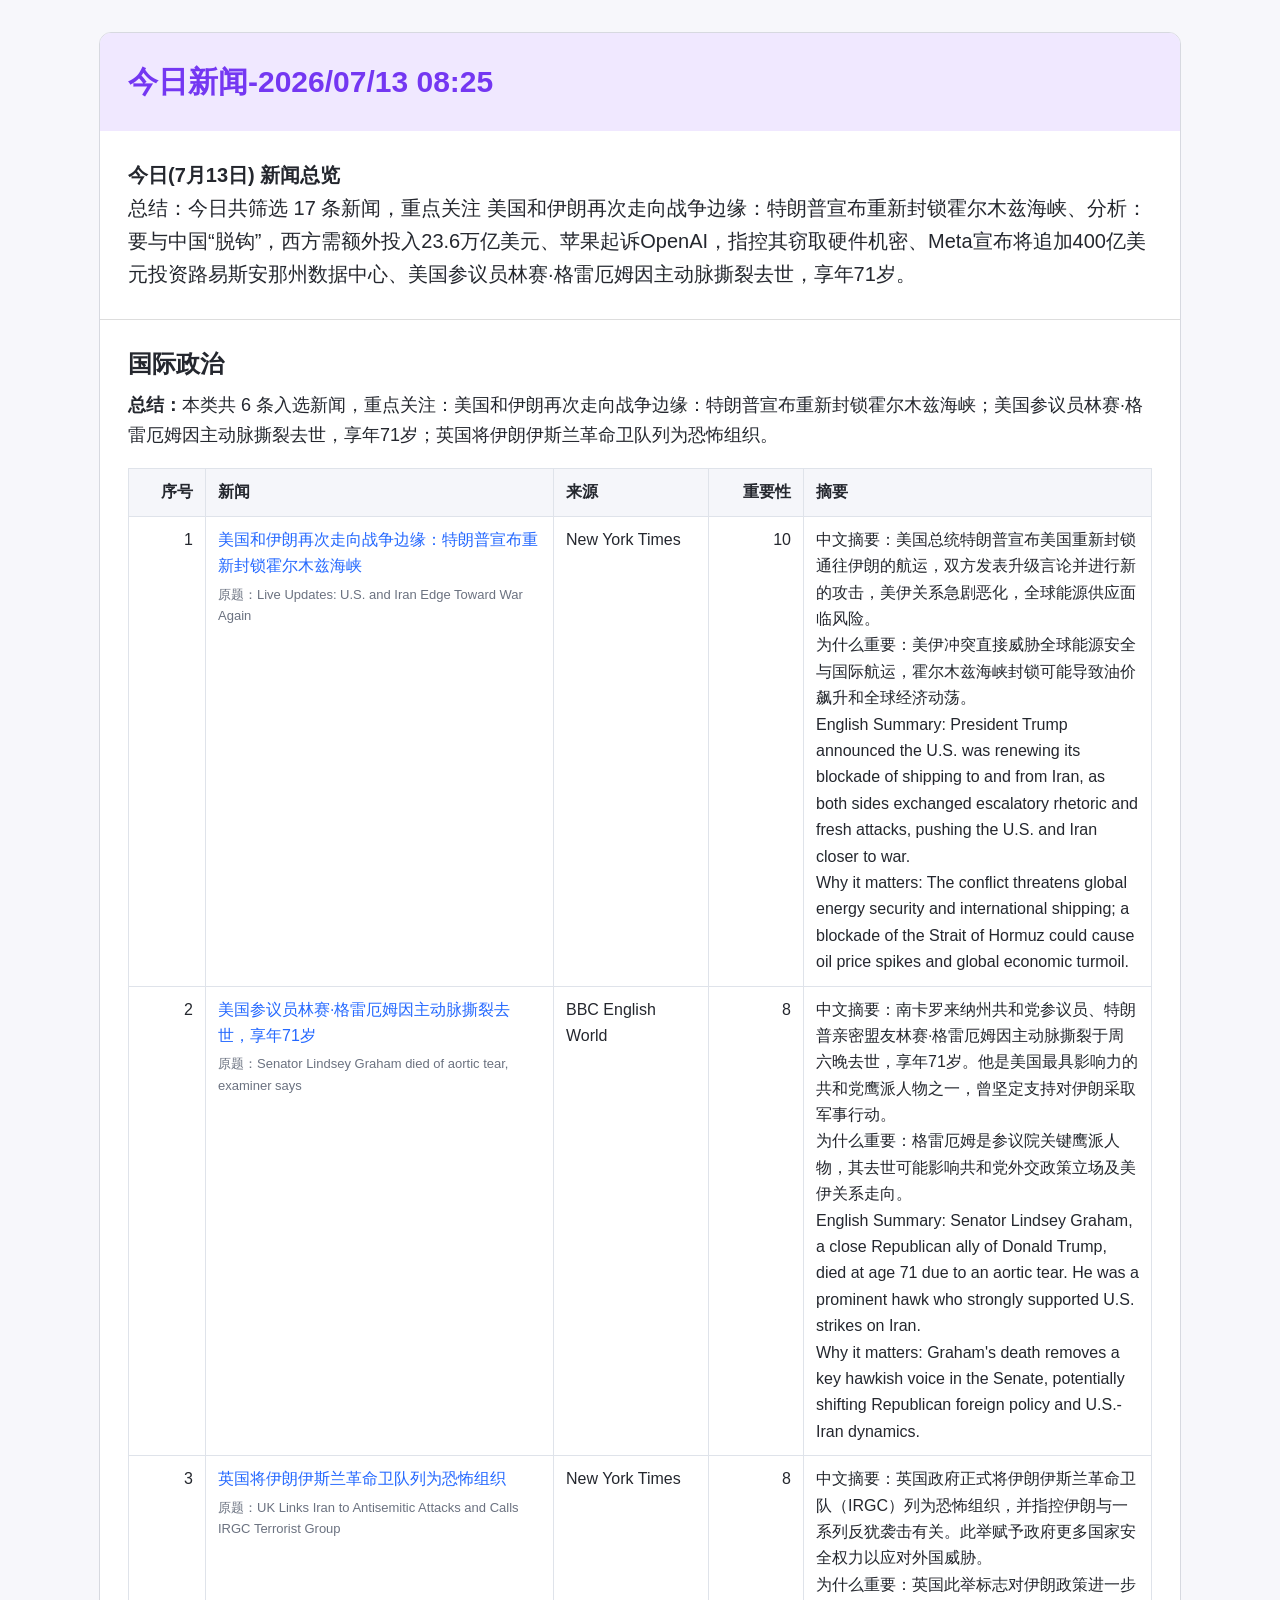
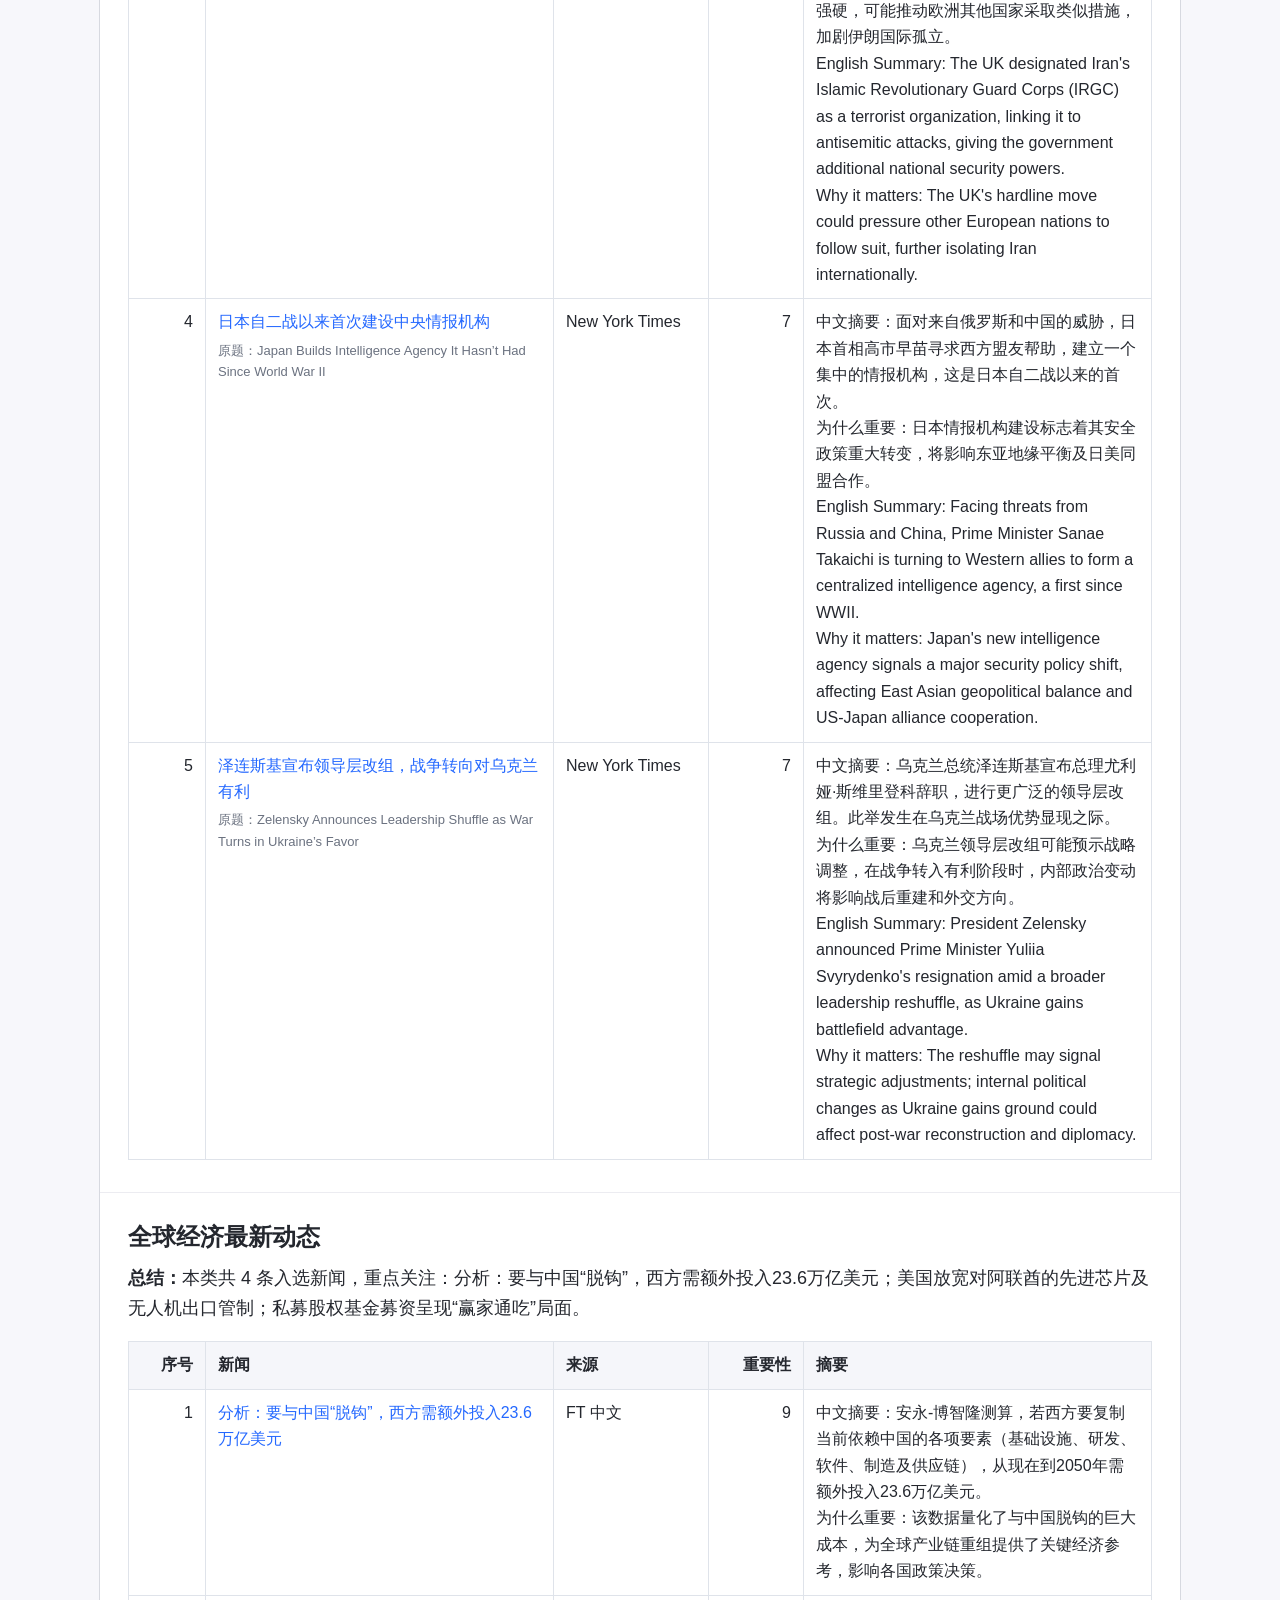
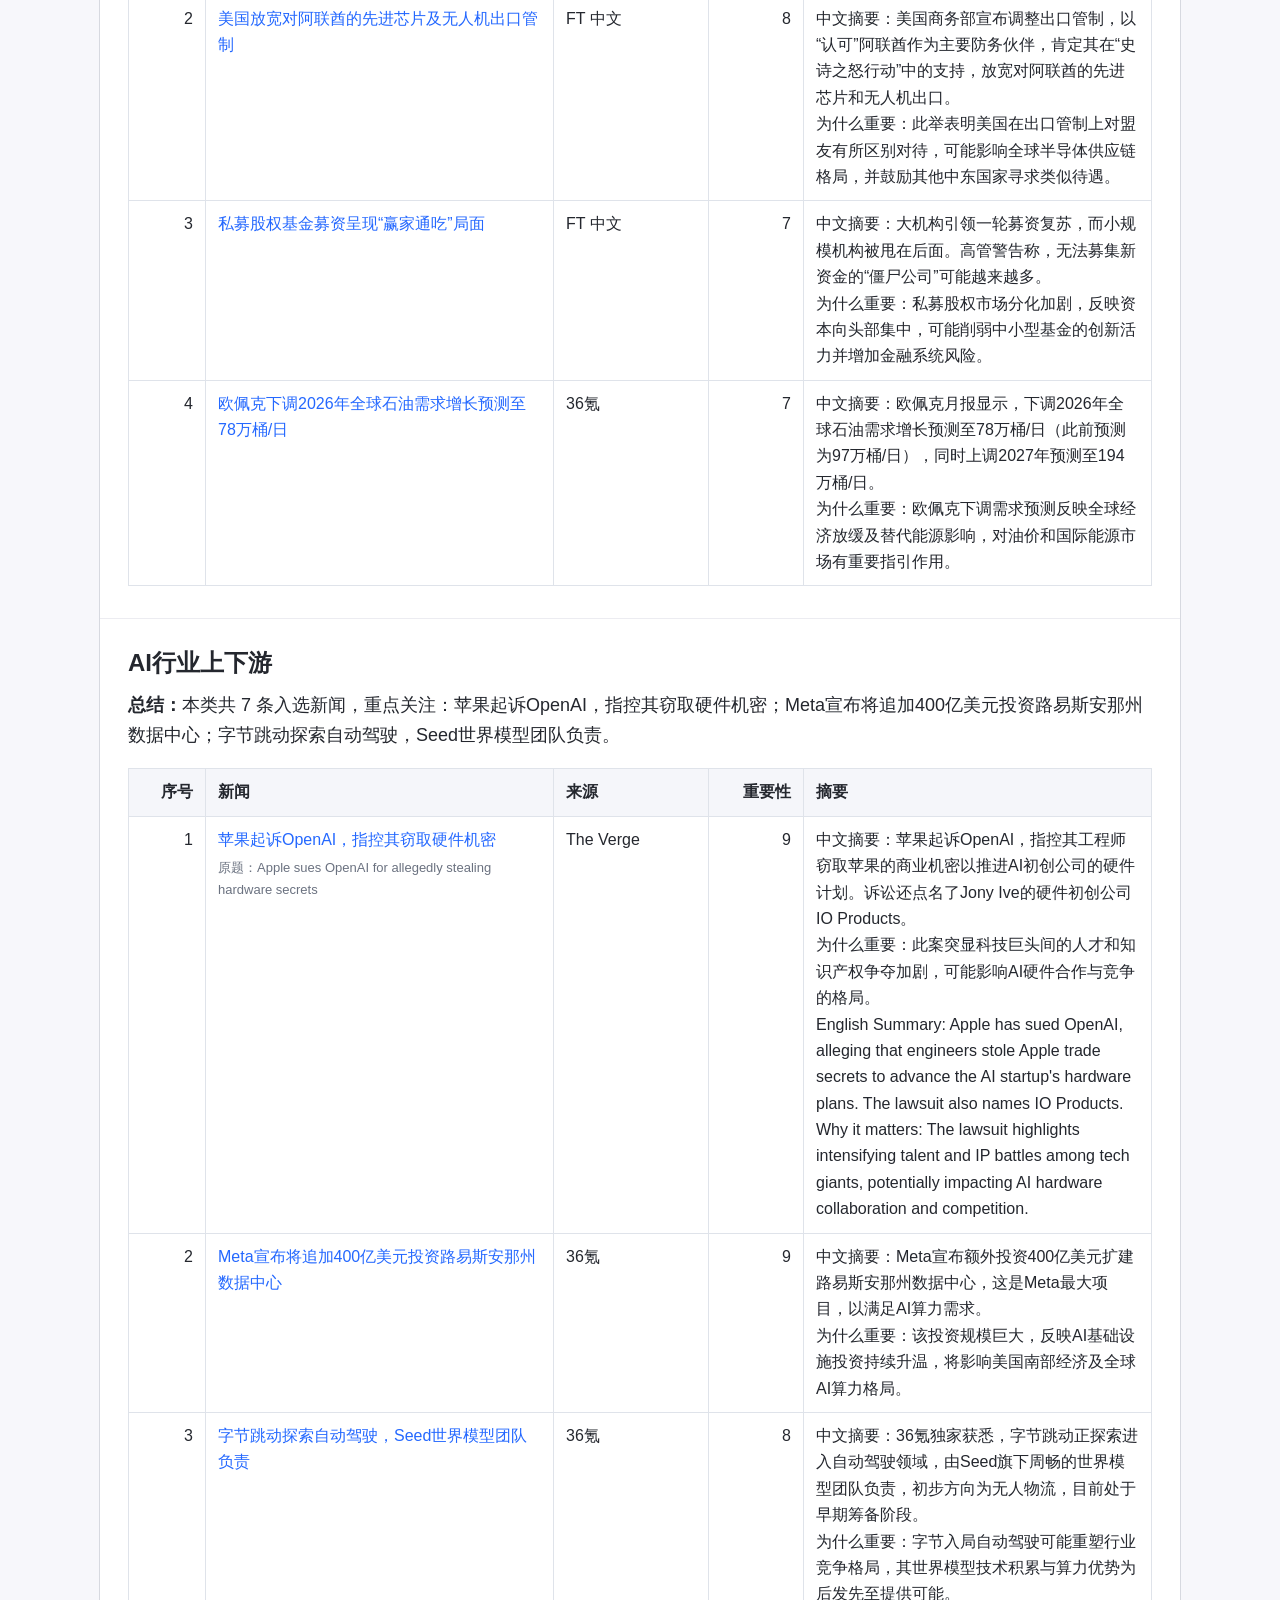
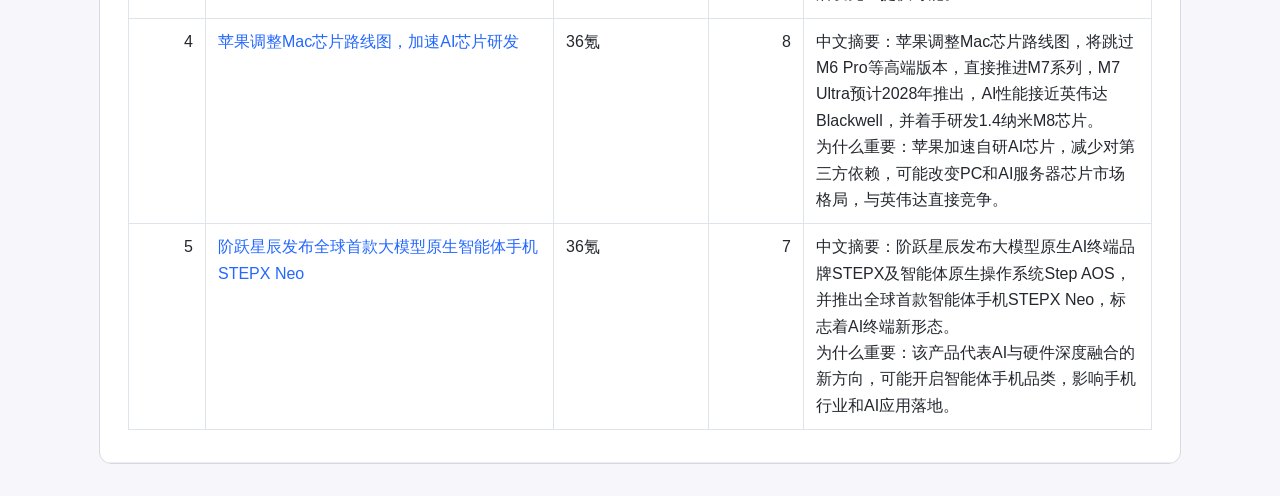
<file: reports/daily-digest-2026-07-13.html>
<!doctype html>
<html lang="zh-CN">
<head>
  <meta charset="utf-8">
  <meta name="viewport" content="width=device-width, initial-scale=1">
  <title>今日新闻-2026/07/13 08:25</title>
  <style>
    body { margin: 0; background: #f7f7fb; color: #24272e; font-family: -apple-system, BlinkMacSystemFont, 'Segoe UI', sans-serif; line-height: 1.65; }
    main { max-width: 1080px; margin: 32px auto; background: #fff; border: 1px solid #d7d9e0; border-radius: 12px; overflow: hidden; }
    header { background: #f0e8ff; padding: 24px 28px; }
    h1 { margin: 0; color: #7437f2; font-size: 30px; }
    .overview { padding: 28px; font-size: 20px; border-bottom: 1px solid #ddd; }
    section { padding: 24px 28px 32px; border-bottom: 1px solid #ececf1; }
    h2 { margin: 0 0 8px; font-size: 24px; }
    .summary { margin: 0 0 18px; font-size: 18px; }
    table { width: 100%; border-collapse: collapse; table-layout: fixed; }
    th, td { border: 1px solid #dfe3ea; padding: 10px 12px; vertical-align: top; }
    th { background: #f5f6fa; text-align: left; }
    th:nth-child(1), td:nth-child(1) { width: 52px; text-align: right; }
    th:nth-child(3), td:nth-child(3) { width: 130px; }
    th:nth-child(4), td:nth-child(4) { width: 70px; text-align: right; }
    a { color: #2468ff; text-decoration: none; }
    .original { color: #6b7280; font-size: 13px; margin-top: 4px; }
  </style>
</head>
<body>
  <main>
    <header><h1>今日新闻-2026/07/13 08:25</h1></header>
    <div class="overview"><strong>今日(7月13日) 新闻总览</strong><br>总结：今日共筛选 17 条新闻，重点关注 美国和伊朗再次走向战争边缘：特朗普宣布重新封锁霍尔木兹海峡、分析：要与中国“脱钩”，西方需额外投入23.6万亿美元、苹果起诉OpenAI，指控其窃取硬件机密、Meta宣布将追加400亿美元投资路易斯安那州数据中心、美国参议员林赛·格雷厄姆因主动脉撕裂去世，享年71岁。</div>
    
            <section>
              <h2>国际政治</h2>
              <p class="summary"><strong>总结：</strong>本类共 6 条入选新闻，重点关注：美国和伊朗再次走向战争边缘：特朗普宣布重新封锁霍尔木兹海峡；美国参议员林赛·格雷厄姆因主动脉撕裂去世，享年71岁；英国将伊朗伊斯兰革命卫队列为恐怖组织。</p>
              <table>
                <thead><tr><th>序号</th><th>新闻</th><th>来源</th><th>重要性</th><th>摘要</th></tr></thead>
                <tbody><tr><td>1</td><td><a href="https://www.nytimes.com/live/2026/07/13/world/iran-war-us-trump-hormuz">美国和伊朗再次走向战争边缘：特朗普宣布重新封锁霍尔木兹海峡</a><div class="original">原题：Live Updates: U.S. and Iran Edge Toward War Again</div></td><td>New York Times</td><td>10</td><td>中文摘要：美国总统特朗普宣布美国重新封锁通往伊朗的航运，双方发表升级言论并进行新的攻击，美伊关系急剧恶化，全球能源供应面临风险。<br>为什么重要：美伊冲突直接威胁全球能源安全与国际航运，霍尔木兹海峡封锁可能导致油价飙升和全球经济动荡。<br>English Summary: President Trump announced the U.S. was renewing its blockade of shipping to and from Iran, as both sides exchanged escalatory rhetoric and fresh attacks, pushing the U.S. and Iran closer to war.<br>Why it matters: The conflict threatens global energy security and international shipping; a blockade of the Strait of Hormuz could cause oil price spikes and global economic turmoil.</td></tr><tr><td>2</td><td><a href="https://www.bbc.co.uk/news/articles/cn75083d472o">美国参议员林赛·格雷厄姆因主动脉撕裂去世，享年71岁</a><div class="original">原题：Senator Lindsey Graham died of aortic tear, examiner says</div></td><td>BBC English World</td><td>8</td><td>中文摘要：南卡罗来纳州共和党参议员、特朗普亲密盟友林赛·格雷厄姆因主动脉撕裂于周六晚去世，享年71岁。他是美国最具影响力的共和党鹰派人物之一，曾坚定支持对伊朗采取军事行动。<br>为什么重要：格雷厄姆是参议院关键鹰派人物，其去世可能影响共和党外交政策立场及美伊关系走向。<br>English Summary: Senator Lindsey Graham, a close Republican ally of Donald Trump, died at age 71 due to an aortic tear. He was a prominent hawk who strongly supported U.S. strikes on Iran.<br>Why it matters: Graham's death removes a key hawkish voice in the Senate, potentially shifting Republican foreign policy and U.S.-Iran dynamics.</td></tr><tr><td>3</td><td><a href="https://www.nytimes.com/2026/07/13/world/europe/uk-iran-irgc-terrorist-antisemitic-attacks.html">英国将伊朗伊斯兰革命卫队列为恐怖组织</a><div class="original">原题：UK Links Iran to Antisemitic Attacks and Calls IRGC Terrorist Group</div></td><td>New York Times</td><td>8</td><td>中文摘要：英国政府正式将伊朗伊斯兰革命卫队（IRGC）列为恐怖组织，并指控伊朗与一系列反犹袭击有关。此举赋予政府更多国家安全权力以应对外国威胁。<br>为什么重要：英国此举标志对伊朗政策进一步强硬，可能推动欧洲其他国家采取类似措施，加剧伊朗国际孤立。<br>English Summary: The UK designated Iran's Islamic Revolutionary Guard Corps (IRGC) as a terrorist organization, linking it to antisemitic attacks, giving the government additional national security powers.<br>Why it matters: The UK's hardline move could pressure other European nations to follow suit, further isolating Iran internationally.</td></tr><tr><td>4</td><td><a href="https://www.nytimes.com/2026/07/13/world/asia/japan-intelligence-agency.html">日本自二战以来首次建设中央情报机构</a><div class="original">原题：Japan Builds Intelligence Agency It Hasn’t Had Since World War II</div></td><td>New York Times</td><td>7</td><td>中文摘要：面对来自俄罗斯和中国的威胁，日本首相高市早苗寻求西方盟友帮助，建立一个集中的情报机构，这是日本自二战以来的首次。<br>为什么重要：日本情报机构建设标志着其安全政策重大转变，将影响东亚地缘平衡及日美同盟合作。<br>English Summary: Facing threats from Russia and China, Prime Minister Sanae Takaichi is turning to Western allies to form a centralized intelligence agency, a first since WWII.<br>Why it matters: Japan's new intelligence agency signals a major security policy shift, affecting East Asian geopolitical balance and US-Japan alliance cooperation.</td></tr><tr><td>5</td><td><a href="https://www.nytimes.com/2026/07/12/world/europe/ukraine-zelensky-leadership.html">泽连斯基宣布领导层改组，战争转向对乌克兰有利</a><div class="original">原题：Zelensky Announces Leadership Shuffle as War Turns in Ukraine’s Favor</div></td><td>New York Times</td><td>7</td><td>中文摘要：乌克兰总统泽连斯基宣布总理尤利娅·斯维里登科辞职，进行更广泛的领导层改组。此举发生在乌克兰战场优势显现之际。<br>为什么重要：乌克兰领导层改组可能预示战略调整，在战争转入有利阶段时，内部政治变动将影响战后重建和外交方向。<br>English Summary: President Zelensky announced Prime Minister Yuliia Svyrydenko's resignation amid a broader leadership reshuffle, as Ukraine gains battlefield advantage.<br>Why it matters: The reshuffle may signal strategic adjustments; internal political changes as Ukraine gains ground could affect post-war reconstruction and diplomacy.</td></tr></tbody>
              </table>
            </section>
            
            <section>
              <h2>全球经济最新动态</h2>
              <p class="summary"><strong>总结：</strong>本类共 4 条入选新闻，重点关注：分析：要与中国“脱钩”，西方需额外投入23.6万亿美元；美国放宽对阿联酋的先进芯片及无人机出口管制；私募股权基金募资呈现“赢家通吃”局面。</p>
              <table>
                <thead><tr><th>序号</th><th>新闻</th><th>来源</th><th>重要性</th><th>摘要</th></tr></thead>
                <tbody><tr><td>1</td><td><a href="https://www.ftchinese.com/story/001110299">分析：要与中国“脱钩”，西方需额外投入23.6万亿美元</a></td><td>FT 中文</td><td>9</td><td>中文摘要：安永-博智隆测算，若西方要复制当前依赖中国的各项要素（基础设施、研发、软件、制造及供应链），从现在到2050年需额外投入23.6万亿美元。<br>为什么重要：该数据量化了与中国脱钩的巨大成本，为全球产业链重组提供了关键经济参考，影响各国政策决策。</td></tr><tr><td>2</td><td><a href="https://www.ftchinese.com/story/001110291">美国放宽对阿联酋的先进芯片及无人机出口管制</a></td><td>FT 中文</td><td>8</td><td>中文摘要：美国商务部宣布调整出口管制，以“认可”阿联酋作为主要防务伙伴，肯定其在“史诗之怒行动”中的支持，放宽对阿联酋的先进芯片和无人机出口。<br>为什么重要：此举表明美国在出口管制上对盟友有所区别对待，可能影响全球半导体供应链格局，并鼓励其他中东国家寻求类似待遇。</td></tr><tr><td>3</td><td><a href="https://www.ftchinese.com/story/001110294">私募股权基金募资呈现“赢家通吃”局面</a></td><td>FT 中文</td><td>7</td><td>中文摘要：大机构引领一轮募资复苏，而小规模机构被甩在后面。高管警告称，无法募集新资金的“僵尸公司”可能越来越多。<br>为什么重要：私募股权市场分化加剧，反映资本向头部集中，可能削弱中小型基金的创新活力并增加金融系统风险。</td></tr><tr><td>4</td><td><a href="https://36kr.com/newsflashes/3894024105753857">欧佩克下调2026年全球石油需求增长预测至78万桶/日</a></td><td>36氪</td><td>7</td><td>中文摘要：欧佩克月报显示，下调2026年全球石油需求增长预测至78万桶/日（此前预测为97万桶/日），同时上调2027年预测至194万桶/日。<br>为什么重要：欧佩克下调需求预测反映全球经济放缓及替代能源影响，对油价和国际能源市场有重要指引作用。</td></tr></tbody>
              </table>
            </section>
            
            <section>
              <h2>AI行业上下游</h2>
              <p class="summary"><strong>总结：</strong>本类共 7 条入选新闻，重点关注：苹果起诉OpenAI，指控其窃取硬件机密；Meta宣布将追加400亿美元投资路易斯安那州数据中心；字节跳动探索自动驾驶，Seed世界模型团队负责。</p>
              <table>
                <thead><tr><th>序号</th><th>新闻</th><th>来源</th><th>重要性</th><th>摘要</th></tr></thead>
                <tbody><tr><td>1</td><td><a href="https://www.theverge.com/tech/964350/apple-openai-lawsuit-trade-secrets">苹果起诉OpenAI，指控其窃取硬件机密</a><div class="original">原题：Apple sues OpenAI for allegedly stealing hardware secrets</div></td><td>The Verge</td><td>9</td><td>中文摘要：苹果起诉OpenAI，指控其工程师窃取苹果的商业机密以推进AI初创公司的硬件计划。诉讼还点名了Jony Ive的硬件初创公司IO Products。<br>为什么重要：此案突显科技巨头间的人才和知识产权争夺加剧，可能影响AI硬件合作与竞争的格局。<br>English Summary: Apple has sued OpenAI, alleging that engineers stole Apple trade secrets to advance the AI startup's hardware plans. The lawsuit also names IO Products.<br>Why it matters: The lawsuit highlights intensifying talent and IP battles among tech giants, potentially impacting AI hardware collaboration and competition.</td></tr><tr><td>2</td><td><a href="https://36kr.com/p/3893943402707460?f=rss">Meta宣布将追加400亿美元投资路易斯安那州数据中心</a></td><td>36氪</td><td>9</td><td>中文摘要：Meta宣布额外投资400亿美元扩建路易斯安那州数据中心，这是Meta最大项目，以满足AI算力需求。<br>为什么重要：该投资规模巨大，反映AI基础设施投资持续升温，将影响美国南部经济及全球AI算力格局。</td></tr><tr><td>3</td><td><a href="https://36kr.com/p/3893815451417347?f=rss">字节跳动探索自动驾驶，Seed世界模型团队负责</a></td><td>36氪</td><td>8</td><td>中文摘要：36氪独家获悉，字节跳动正探索进入自动驾驶领域，由Seed旗下周畅的世界模型团队负责，初步方向为无人物流，目前处于早期筹备阶段。<br>为什么重要：字节入局自动驾驶可能重塑行业竞争格局，其世界模型技术积累与算力优势为后发先至提供可能。</td></tr><tr><td>4</td><td><a href="https://36kr.com/newsflashes/3894068327759108?f=rss">苹果调整Mac芯片路线图，加速AI芯片研发</a></td><td>36氪</td><td>8</td><td>中文摘要：苹果调整Mac芯片路线图，将跳过M6 Pro等高端版本，直接推进M7系列，M7 Ultra预计2028年推出，AI性能接近英伟达Blackwell，并着手研发1.4纳米M8芯片。<br>为什么重要：苹果加速自研AI芯片，减少对第三方依赖，可能改变PC和AI服务器芯片市场格局，与英伟达直接竞争。</td></tr><tr><td>5</td><td><a href="https://36kr.com/newsflashes/3894017412726018?f=rss">阶跃星辰发布全球首款大模型原生智能体手机STEPX Neo</a></td><td>36氪</td><td>7</td><td>中文摘要：阶跃星辰发布大模型原生AI终端品牌STEPX及智能体原生操作系统Step AOS，并推出全球首款智能体手机STEPX Neo，标志着AI终端新形态。<br>为什么重要：该产品代表AI与硬件深度融合的新方向，可能开启智能体手机品类，影响手机行业和AI应用落地。</td></tr></tbody>
              </table>
            </section>
            
  </main>
</body>
</html>
</file>
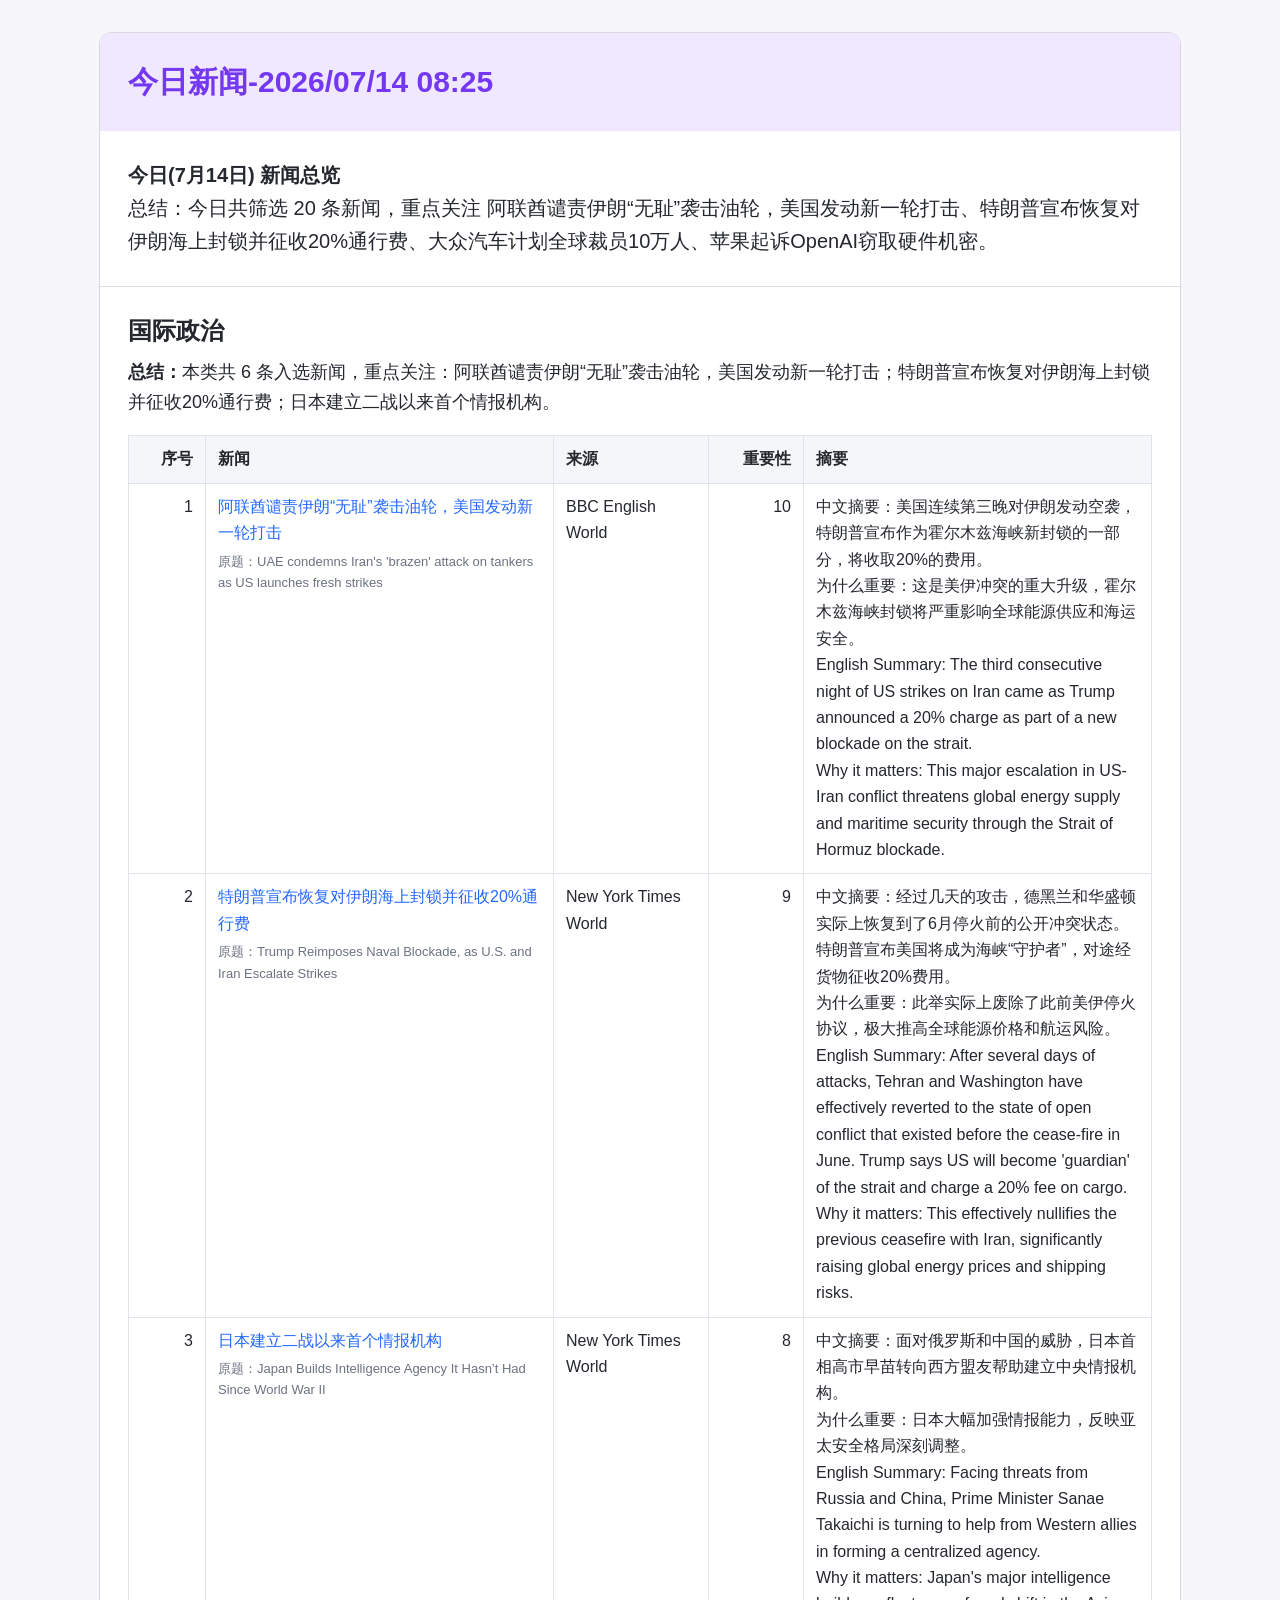
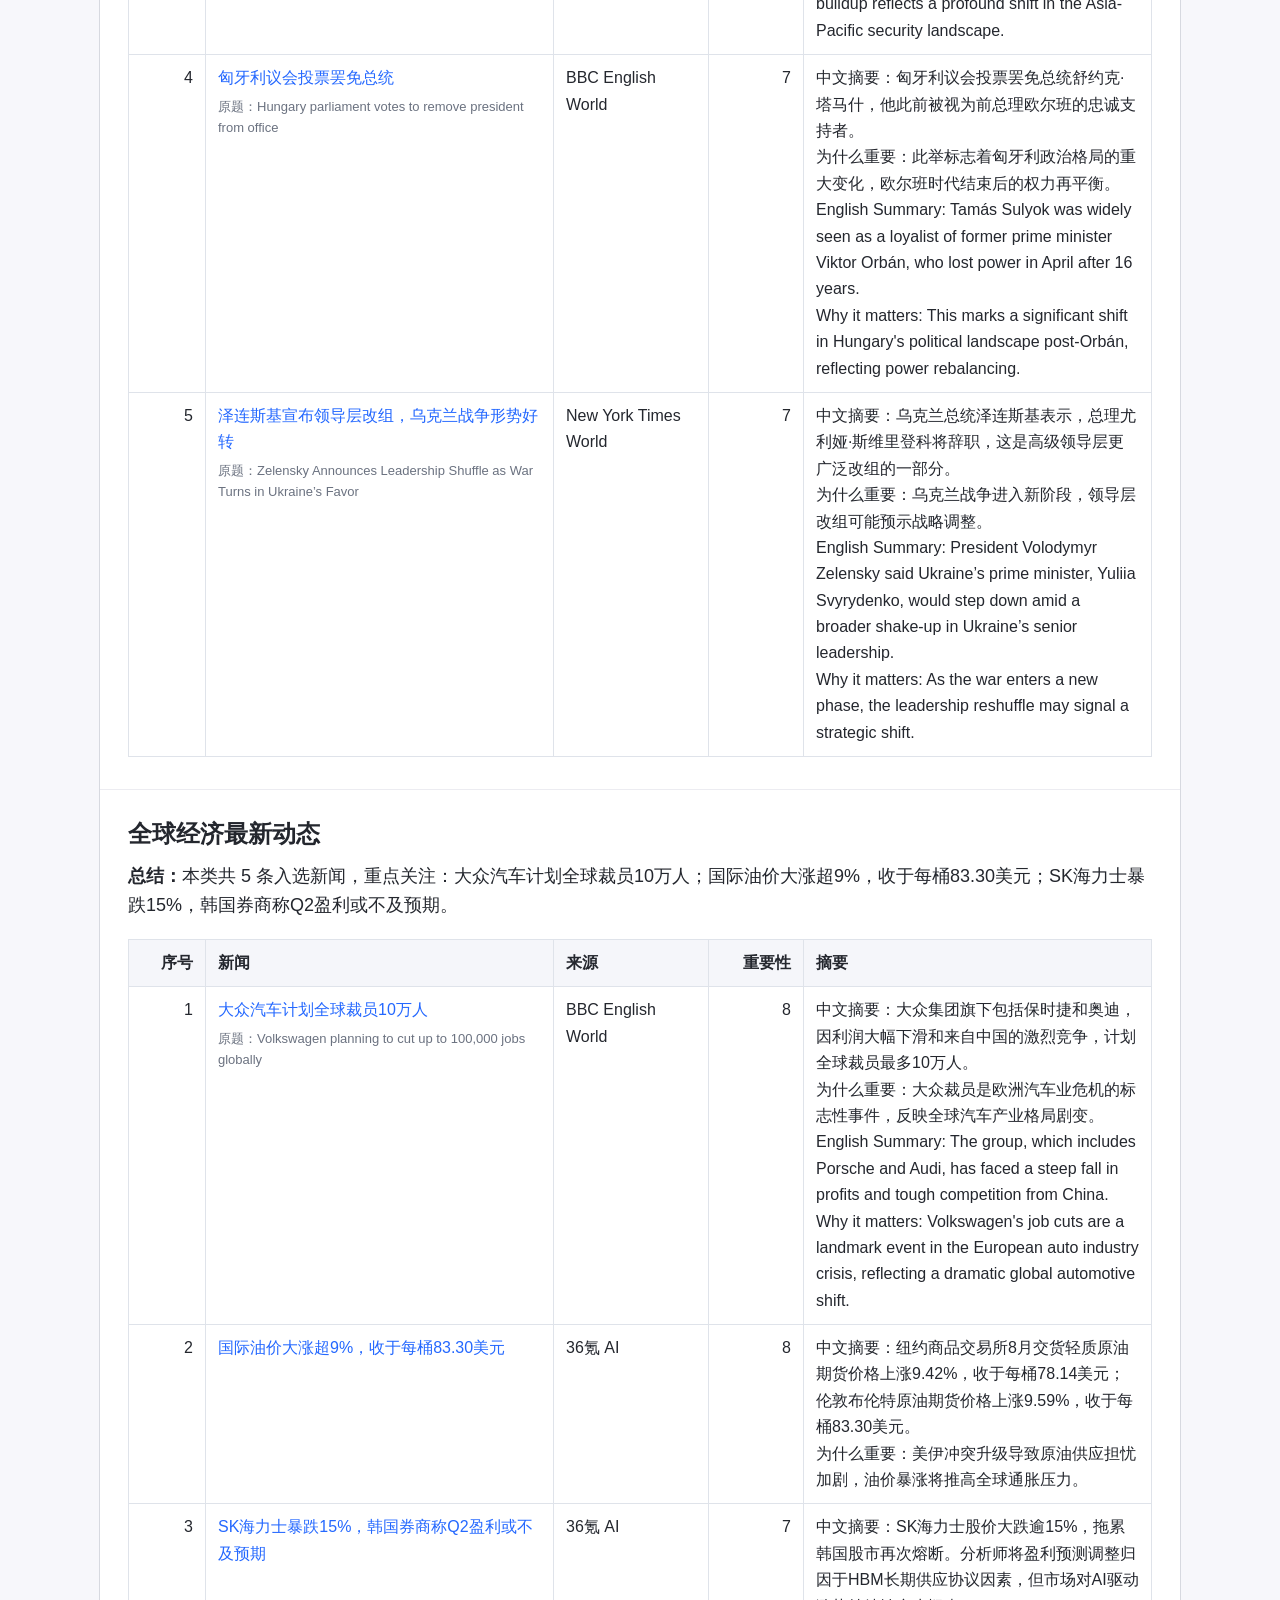
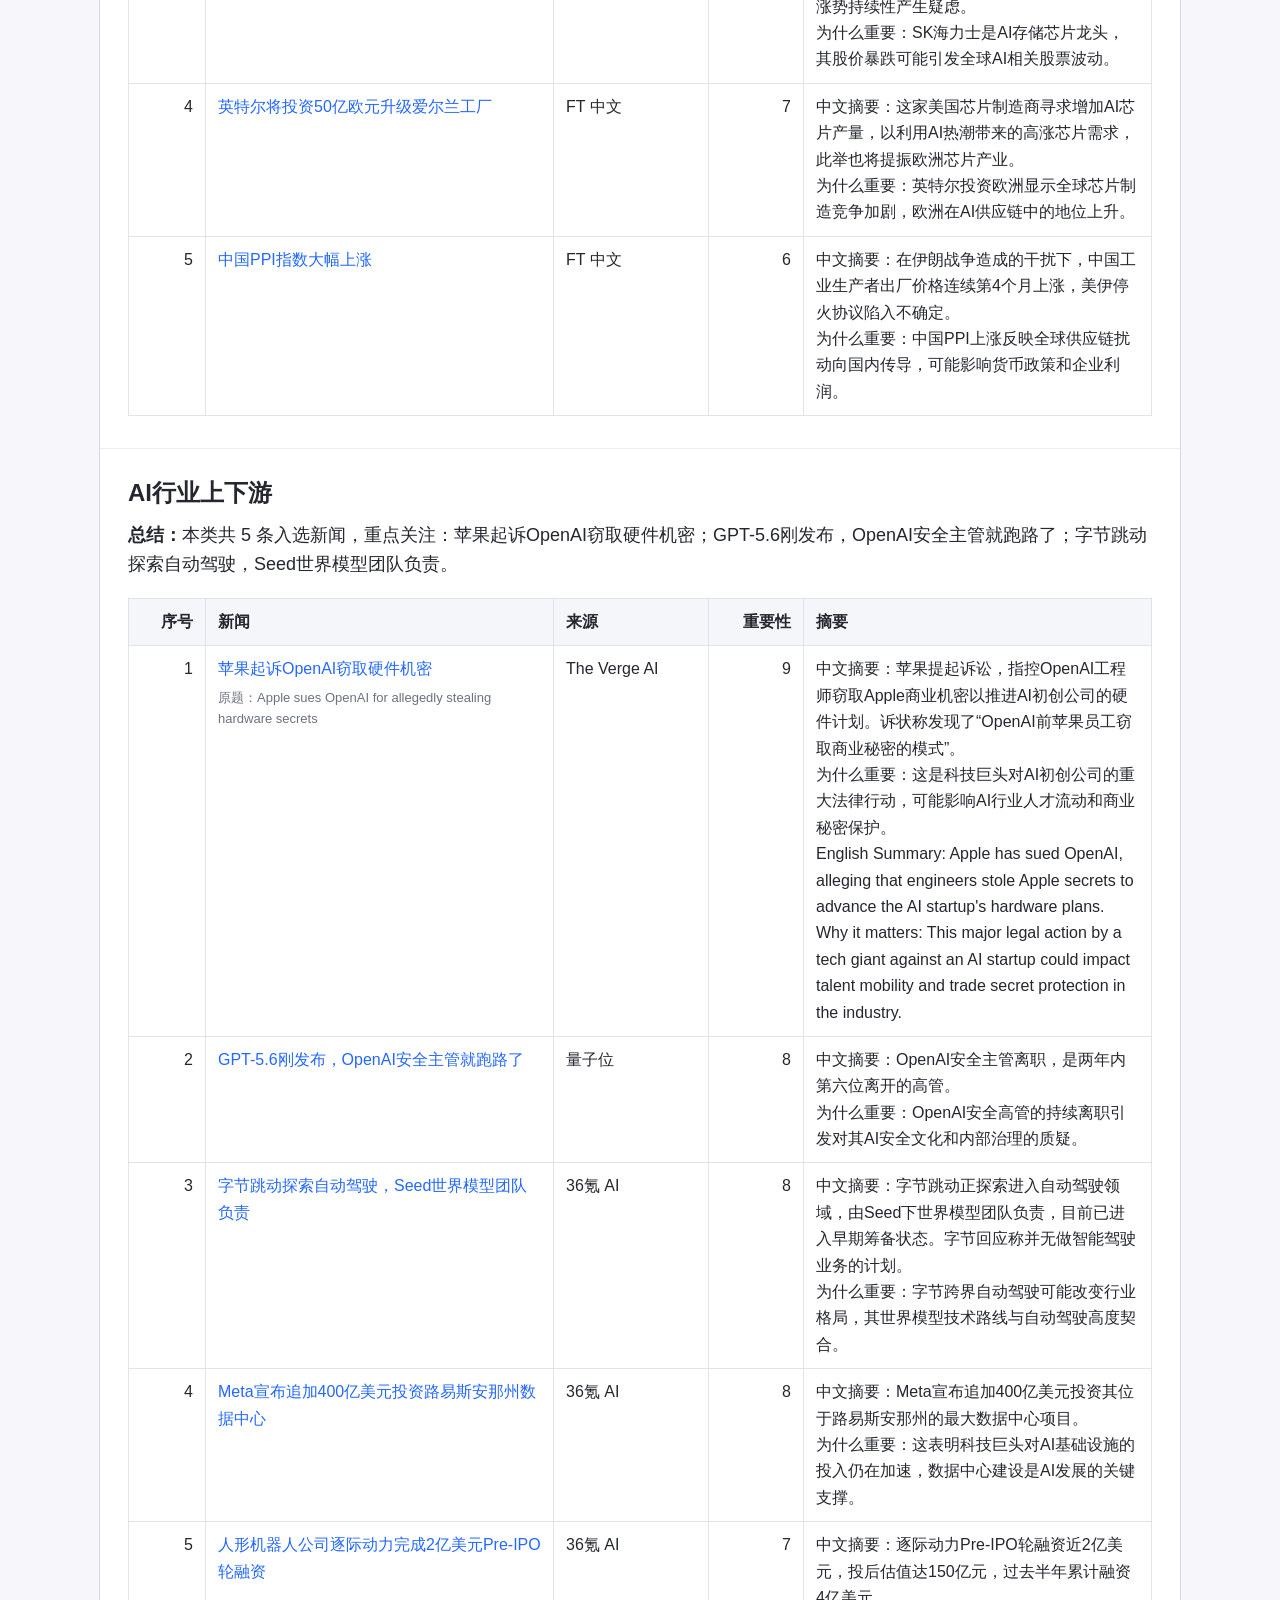
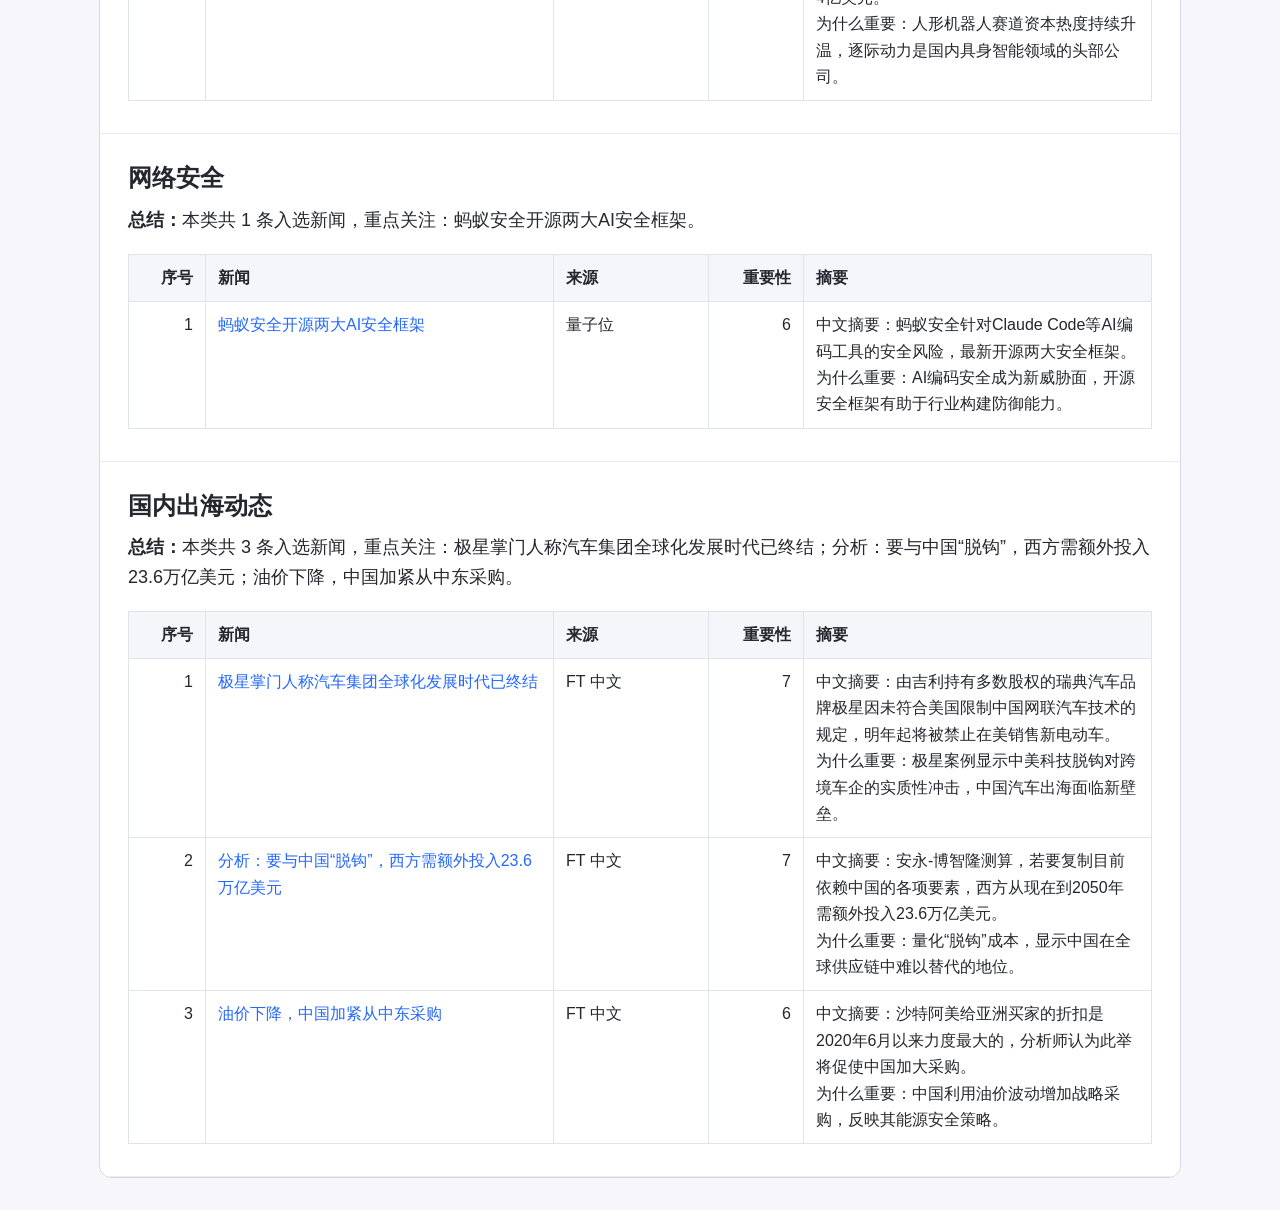
<file: reports/daily-digest-2026-07-14.html>
<!doctype html>
<html lang="zh-CN">
<head>
  <meta charset="utf-8">
  <meta name="viewport" content="width=device-width, initial-scale=1">
  <title>今日新闻-2026/07/14 08:25</title>
  <style>
    body { margin: 0; background: #f7f7fb; color: #24272e; font-family: -apple-system, BlinkMacSystemFont, 'Segoe UI', sans-serif; line-height: 1.65; }
    main { max-width: 1080px; margin: 32px auto; background: #fff; border: 1px solid #d7d9e0; border-radius: 12px; overflow: hidden; }
    header { background: #f0e8ff; padding: 24px 28px; }
    h1 { margin: 0; color: #7437f2; font-size: 30px; }
    .overview { padding: 28px; font-size: 20px; border-bottom: 1px solid #ddd; }
    section { padding: 24px 28px 32px; border-bottom: 1px solid #ececf1; }
    h2 { margin: 0 0 8px; font-size: 24px; }
    .summary { margin: 0 0 18px; font-size: 18px; }
    table { width: 100%; border-collapse: collapse; table-layout: fixed; }
    th, td { border: 1px solid #dfe3ea; padding: 10px 12px; vertical-align: top; }
    th { background: #f5f6fa; text-align: left; }
    th:nth-child(1), td:nth-child(1) { width: 52px; text-align: right; }
    th:nth-child(3), td:nth-child(3) { width: 130px; }
    th:nth-child(4), td:nth-child(4) { width: 70px; text-align: right; }
    a { color: #2468ff; text-decoration: none; }
    .original { color: #6b7280; font-size: 13px; margin-top: 4px; }
  </style>
</head>
<body>
  <main>
    <header><h1>今日新闻-2026/07/14 08:25</h1></header>
    <div class="overview"><strong>今日(7月14日) 新闻总览</strong><br>总结：今日共筛选 20 条新闻，重点关注 阿联酋谴责伊朗“无耻”袭击油轮，美国发动新一轮打击、特朗普宣布恢复对伊朗海上封锁并征收20%通行费、大众汽车计划全球裁员10万人、苹果起诉OpenAI窃取硬件机密。</div>
    
            <section>
              <h2>国际政治</h2>
              <p class="summary"><strong>总结：</strong>本类共 6 条入选新闻，重点关注：阿联酋谴责伊朗“无耻”袭击油轮，美国发动新一轮打击；特朗普宣布恢复对伊朗海上封锁并征收20%通行费；日本建立二战以来首个情报机构。</p>
              <table>
                <thead><tr><th>序号</th><th>新闻</th><th>来源</th><th>重要性</th><th>摘要</th></tr></thead>
                <tbody><tr><td>1</td><td><a href="https://www.bbc.co.uk/news/articles/c8d2vn38dy1o?at_medium=RSS&amp;at_campaign=rss">阿联酋谴责伊朗“无耻”袭击油轮，美国发动新一轮打击</a><div class="original">原题：UAE condemns Iran&#x27;s &#x27;brazen&#x27; attack on tankers as US launches fresh strikes</div></td><td>BBC English World</td><td>10</td><td>中文摘要：美国连续第三晚对伊朗发动空袭，特朗普宣布作为霍尔木兹海峡新封锁的一部分，将收取20%的费用。<br>为什么重要：这是美伊冲突的重大升级，霍尔木兹海峡封锁将严重影响全球能源供应和海运安全。<br>English Summary: The third consecutive night of US strikes on Iran came as Trump announced a 20% charge as part of a new blockade on the strait.<br>Why it matters: This major escalation in US-Iran conflict threatens global energy supply and maritime security through the Strait of Hormuz blockade.</td></tr><tr><td>2</td><td><a href="https://www.nytimes.com/2026/07/13/world/middleeast/trump-iran-naval-blockade-strikes.html">特朗普宣布恢复对伊朗海上封锁并征收20%通行费</a><div class="original">原题：Trump Reimposes Naval Blockade, as U.S. and Iran Escalate Strikes</div></td><td>New York Times World</td><td>9</td><td>中文摘要：经过几天的攻击，德黑兰和华盛顿实际上恢复到了6月停火前的公开冲突状态。特朗普宣布美国将成为海峡“守护者”，对途经货物征收20%费用。<br>为什么重要：此举实际上废除了此前美伊停火协议，极大推高全球能源价格和航运风险。<br>English Summary: After several days of attacks, Tehran and Washington have effectively reverted to the state of open conflict that existed before the cease-fire in June. Trump says US will become 'guardian' of the strait and charge a 20% fee on cargo.<br>Why it matters: This effectively nullifies the previous ceasefire with Iran, significantly raising global energy prices and shipping risks.</td></tr><tr><td>3</td><td><a href="https://www.nytimes.com/2026/07/13/world/asia/japan-intelligence-agency.html">日本建立二战以来首个情报机构</a><div class="original">原题：Japan Builds Intelligence Agency It Hasn’t Had Since World War II</div></td><td>New York Times World</td><td>8</td><td>中文摘要：面对俄罗斯和中国的威胁，日本首相高市早苗转向西方盟友帮助建立中央情报机构。<br>为什么重要：日本大幅加强情报能力，反映亚太安全格局深刻调整。<br>English Summary: Facing threats from Russia and China, Prime Minister Sanae Takaichi is turning to help from Western allies in forming a centralized agency.<br>Why it matters: Japan's major intelligence buildup reflects a profound shift in the Asia-Pacific security landscape.</td></tr><tr><td>4</td><td><a href="https://www.bbc.co.uk/news/articles/cp8r002gdevo?at_medium=RSS&amp;at_campaign=rss">匈牙利议会投票罢免总统</a><div class="original">原题：Hungary parliament votes to remove president from office</div></td><td>BBC English World</td><td>7</td><td>中文摘要：匈牙利议会投票罢免总统舒约克·塔马什，他此前被视为前总理欧尔班的忠诚支持者。<br>为什么重要：此举标志着匈牙利政治格局的重大变化，欧尔班时代结束后的权力再平衡。<br>English Summary: Tamás Sulyok was widely seen as a loyalist of former prime minister Viktor Orbán, who lost power in April after 16 years.<br>Why it matters: This marks a significant shift in Hungary's political landscape post-Orbán, reflecting power rebalancing.</td></tr><tr><td>5</td><td><a href="https://www.nytimes.com/2026/07/12/world/europe/ukraine-zelensky-leadership.html">泽连斯基宣布领导层改组，乌克兰战争形势好转</a><div class="original">原题：Zelensky Announces Leadership Shuffle as War Turns in Ukraine’s Favor</div></td><td>New York Times World</td><td>7</td><td>中文摘要：乌克兰总统泽连斯基表示，总理尤利娅·斯维里登科将辞职，这是高级领导层更广泛改组的一部分。<br>为什么重要：乌克兰战争进入新阶段，领导层改组可能预示战略调整。<br>English Summary: President Volodymyr Zelensky said Ukraine’s prime minister, Yuliia Svyrydenko, would step down amid a broader shake-up in Ukraine’s senior leadership.<br>Why it matters: As the war enters a new phase, the leadership reshuffle may signal a strategic shift.</td></tr></tbody>
              </table>
            </section>
            
            <section>
              <h2>全球经济最新动态</h2>
              <p class="summary"><strong>总结：</strong>本类共 5 条入选新闻，重点关注：大众汽车计划全球裁员10万人；国际油价大涨超9%，收于每桶83.30美元；SK海力士暴跌15%，韩国券商称Q2盈利或不及预期。</p>
              <table>
                <thead><tr><th>序号</th><th>新闻</th><th>来源</th><th>重要性</th><th>摘要</th></tr></thead>
                <tbody><tr><td>1</td><td><a href="https://www.bbc.co.uk/news/articles/cx2wzpwn51lo?at_medium=RSS&amp;at_campaign=rss">大众汽车计划全球裁员10万人</a><div class="original">原题：Volkswagen planning to cut up to 100,000 jobs globally</div></td><td>BBC English World</td><td>8</td><td>中文摘要：大众集团旗下包括保时捷和奥迪，因利润大幅下滑和来自中国的激烈竞争，计划全球裁员最多10万人。<br>为什么重要：大众裁员是欧洲汽车业危机的标志性事件，反映全球汽车产业格局剧变。<br>English Summary: The group, which includes Porsche and Audi, has faced a steep fall in profits and tough competition from China.<br>Why it matters: Volkswagen's job cuts are a landmark event in the European auto industry crisis, reflecting a dramatic global automotive shift.</td></tr><tr><td>2</td><td><a href="https://36kr.com/p/3894729787767810?f=rss">国际油价大涨超9%，收于每桶83.30美元</a></td><td>36氪 AI</td><td>8</td><td>中文摘要：纽约商品交易所8月交货轻质原油期货价格上涨9.42%，收于每桶78.14美元；伦敦布伦特原油期货价格上涨9.59%，收于每桶83.30美元。<br>为什么重要：美伊冲突升级导致原油供应担忧加剧，油价暴涨将推高全球通胀压力。</td></tr><tr><td>3</td><td><a href="https://36kr.com/p/3894729787767810?f=rss">SK海力士暴跌15%，韩国券商称Q2盈利或不及预期</a></td><td>36氪 AI</td><td>7</td><td>中文摘要：SK海力士股价大跌逾15%，拖累韩国股市再次熔断。分析师将盈利预测调整归因于HBM长期供应协议因素，但市场对AI驱动涨势持续性产生疑虑。<br>为什么重要：SK海力士是AI存储芯片龙头，其股价暴跌可能引发全球AI相关股票波动。</td></tr><tr><td>4</td><td><a href="https://www.ftchinese.com/story/001110304">英特尔将投资50亿欧元升级爱尔兰工厂</a></td><td>FT 中文</td><td>7</td><td>中文摘要：这家美国芯片制造商寻求增加AI芯片产量，以利用AI热潮带来的高涨芯片需求，此举也将提振欧洲芯片产业。<br>为什么重要：英特尔投资欧洲显示全球芯片制造竞争加剧，欧洲在AI供应链中的地位上升。</td></tr><tr><td>5</td><td><a href="https://www.ftchinese.com/story/001110267">中国PPI指数大幅上涨</a></td><td>FT 中文</td><td>6</td><td>中文摘要：在伊朗战争造成的干扰下，中国工业生产者出厂价格连续第4个月上涨，美伊停火协议陷入不确定。<br>为什么重要：中国PPI上涨反映全球供应链扰动向国内传导，可能影响货币政策和企业利润。</td></tr></tbody>
              </table>
            </section>
            
            <section>
              <h2>AI行业上下游</h2>
              <p class="summary"><strong>总结：</strong>本类共 5 条入选新闻，重点关注：苹果起诉OpenAI窃取硬件机密；GPT-5.6刚发布，OpenAI安全主管就跑路了；字节跳动探索自动驾驶，Seed世界模型团队负责。</p>
              <table>
                <thead><tr><th>序号</th><th>新闻</th><th>来源</th><th>重要性</th><th>摘要</th></tr></thead>
                <tbody><tr><td>1</td><td><a href="https://www.theverge.com/tech/964350/apple-openai-lawsuit-trade-secrets">苹果起诉OpenAI窃取硬件机密</a><div class="original">原题：Apple sues OpenAI for allegedly stealing hardware secrets</div></td><td>The Verge AI</td><td>9</td><td>中文摘要：苹果提起诉讼，指控OpenAI工程师窃取Apple商业机密以推进AI初创公司的硬件计划。诉状称发现了“OpenAI前苹果员工窃取商业秘密的模式”。<br>为什么重要：这是科技巨头对AI初创公司的重大法律行动，可能影响AI行业人才流动和商业秘密保护。<br>English Summary: Apple has sued OpenAI, alleging that engineers stole Apple secrets to advance the AI startup's hardware plans.<br>Why it matters: This major legal action by a tech giant against an AI startup could impact talent mobility and trade secret protection in the industry.</td></tr><tr><td>2</td><td><a href="https://www.qbitai.com/2026/07/448825.html">GPT-5.6刚发布，OpenAI安全主管就跑路了</a></td><td>量子位</td><td>8</td><td>中文摘要：OpenAI安全主管离职，是两年内第六位离开的高管。<br>为什么重要：OpenAI安全高管的持续离职引发对其AI安全文化和内部治理的质疑。</td></tr><tr><td>3</td><td><a href="https://36kr.com/p/3893815451417347?f=rss">字节跳动探索自动驾驶，Seed世界模型团队负责</a></td><td>36氪 AI</td><td>8</td><td>中文摘要：字节跳动正探索进入自动驾驶领域，由Seed下世界模型团队负责，目前已进入早期筹备状态。字节回应称并无做智能驾驶业务的计划。<br>为什么重要：字节跨界自动驾驶可能改变行业格局，其世界模型技术路线与自动驾驶高度契合。</td></tr><tr><td>4</td><td><a href="https://36kr.com/p/3894729787767810?f=rss">Meta宣布追加400亿美元投资路易斯安那州数据中心</a></td><td>36氪 AI</td><td>8</td><td>中文摘要：Meta宣布追加400亿美元投资其位于路易斯安那州的最大数据中心项目。<br>为什么重要：这表明科技巨头对AI基础设施的投入仍在加速，数据中心建设是AI发展的关键支撑。</td></tr><tr><td>5</td><td><a href="https://36kr.com/p/3893976502287618?f=rss">人形机器人公司逐际动力完成2亿美元Pre-IPO轮融资</a></td><td>36氪 AI</td><td>7</td><td>中文摘要：逐际动力Pre-IPO轮融资近2亿美元，投后估值达150亿元，过去半年累计融资4亿美元。<br>为什么重要：人形机器人赛道资本热度持续升温，逐际动力是国内具身智能领域的头部公司。</td></tr></tbody>
              </table>
            </section>
            
            <section>
              <h2>网络安全</h2>
              <p class="summary"><strong>总结：</strong>本类共 1 条入选新闻，重点关注：蚂蚁安全开源两大AI安全框架。</p>
              <table>
                <thead><tr><th>序号</th><th>新闻</th><th>来源</th><th>重要性</th><th>摘要</th></tr></thead>
                <tbody><tr><td>1</td><td><a href="https://www.qbitai.com/2026/07/448925.html">蚂蚁安全开源两大AI安全框架</a></td><td>量子位</td><td>6</td><td>中文摘要：蚂蚁安全针对Claude Code等AI编码工具的安全风险，最新开源两大安全框架。<br>为什么重要：AI编码安全成为新威胁面，开源安全框架有助于行业构建防御能力。</td></tr></tbody>
              </table>
            </section>
            
            <section>
              <h2>国内出海动态</h2>
              <p class="summary"><strong>总结：</strong>本类共 3 条入选新闻，重点关注：极星掌门人称汽车集团全球化发展时代已终结；分析：要与中国“脱钩”，西方需额外投入23.6万亿美元；油价下降，中国加紧从中东采购。</p>
              <table>
                <thead><tr><th>序号</th><th>新闻</th><th>来源</th><th>重要性</th><th>摘要</th></tr></thead>
                <tbody><tr><td>1</td><td><a href="https://www.ftchinese.com/story/001110276">极星掌门人称汽车集团全球化发展时代已终结</a></td><td>FT 中文</td><td>7</td><td>中文摘要：由吉利持有多数股权的瑞典汽车品牌极星因未符合美国限制中国网联汽车技术的规定，明年起将被禁止在美销售新电动车。<br>为什么重要：极星案例显示中美科技脱钩对跨境车企的实质性冲击，中国汽车出海面临新壁垒。</td></tr><tr><td>2</td><td><a href="https://www.ftchinese.com/story/001110299">分析：要与中国“脱钩”，西方需额外投入23.6万亿美元</a></td><td>FT 中文</td><td>7</td><td>中文摘要：安永-博智隆测算，若要复制目前依赖中国的各项要素，西方从现在到2050年需额外投入23.6万亿美元。<br>为什么重要：量化“脱钩”成本，显示中国在全球供应链中难以替代的地位。</td></tr><tr><td>3</td><td><a href="https://www.ftchinese.com/story/001110249">油价下降，中国加紧从中东采购</a></td><td>FT 中文</td><td>6</td><td>中文摘要：沙特阿美给亚洲买家的折扣是2020年6月以来力度最大的，分析师认为此举将促使中国加大采购。<br>为什么重要：中国利用油价波动增加战略采购，反映其能源安全策略。</td></tr></tbody>
              </table>
            </section>
            
  </main>
</body>
</html>
</file>
